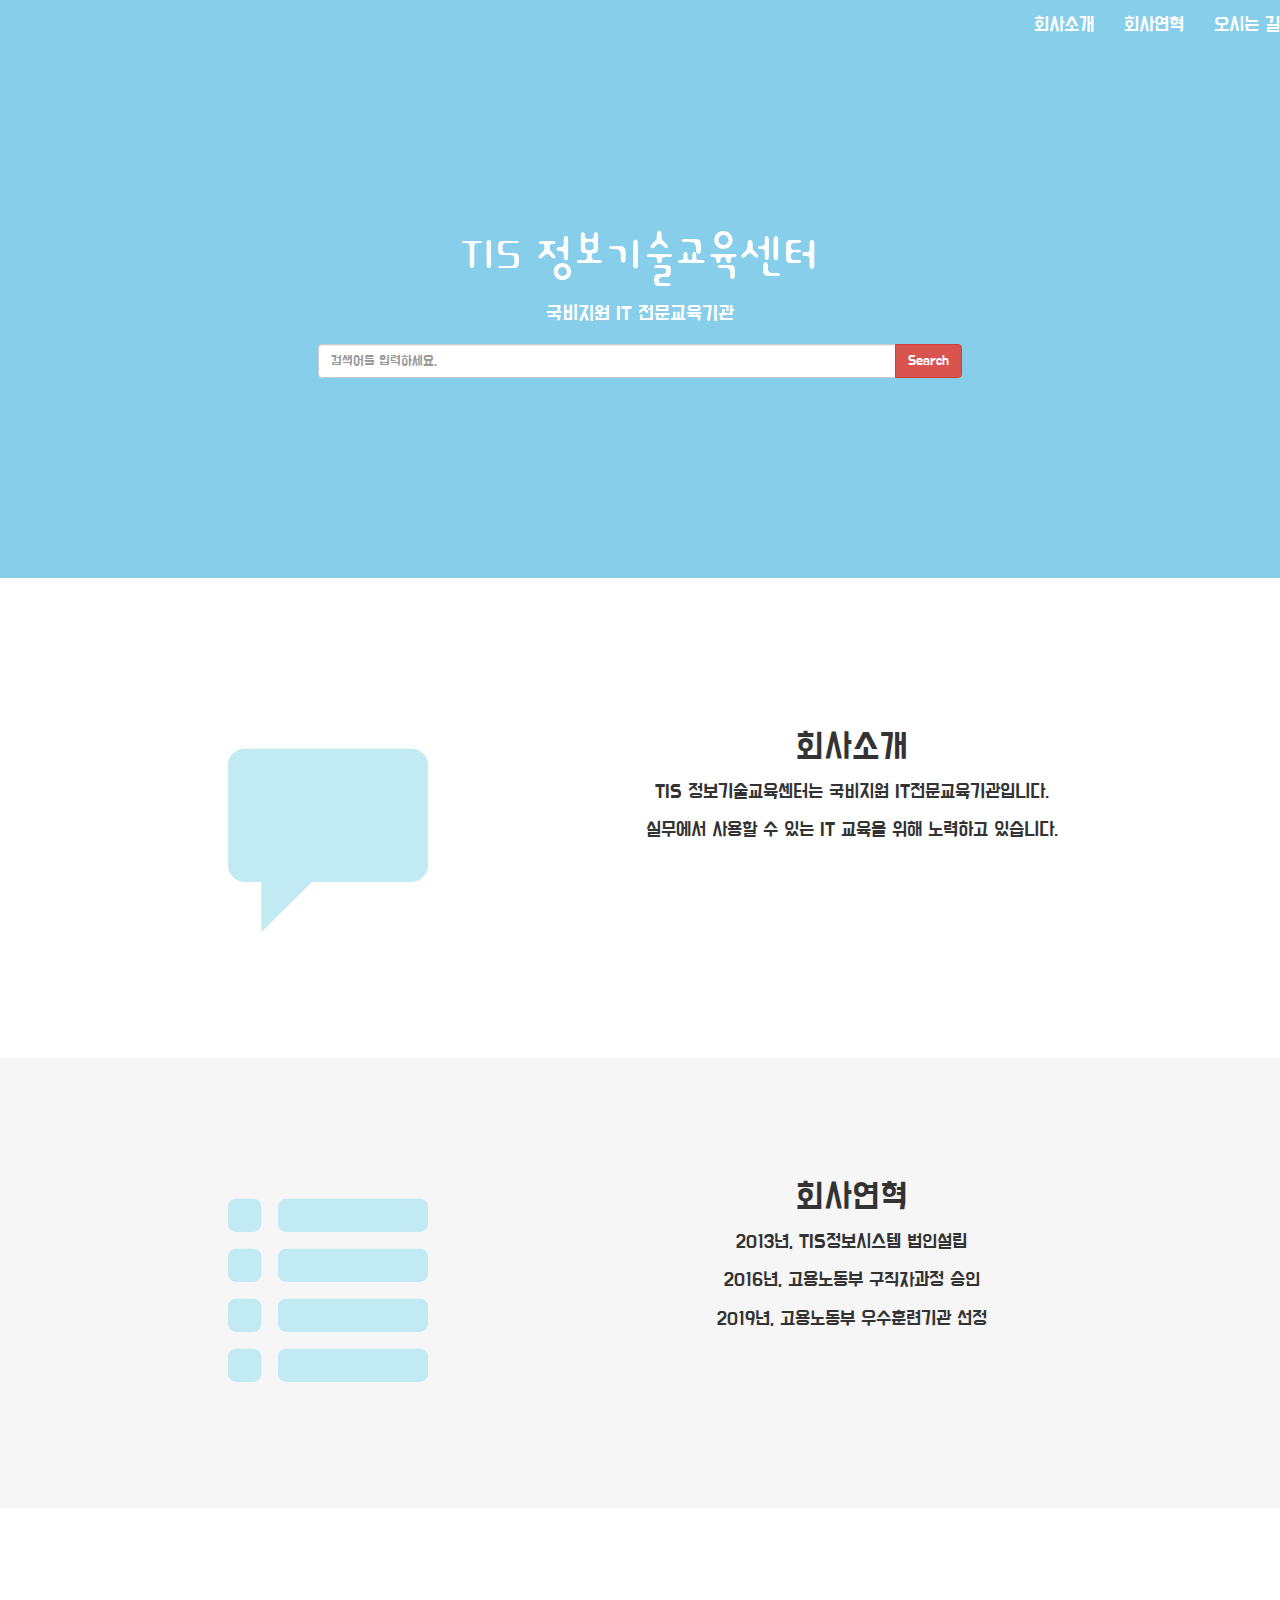
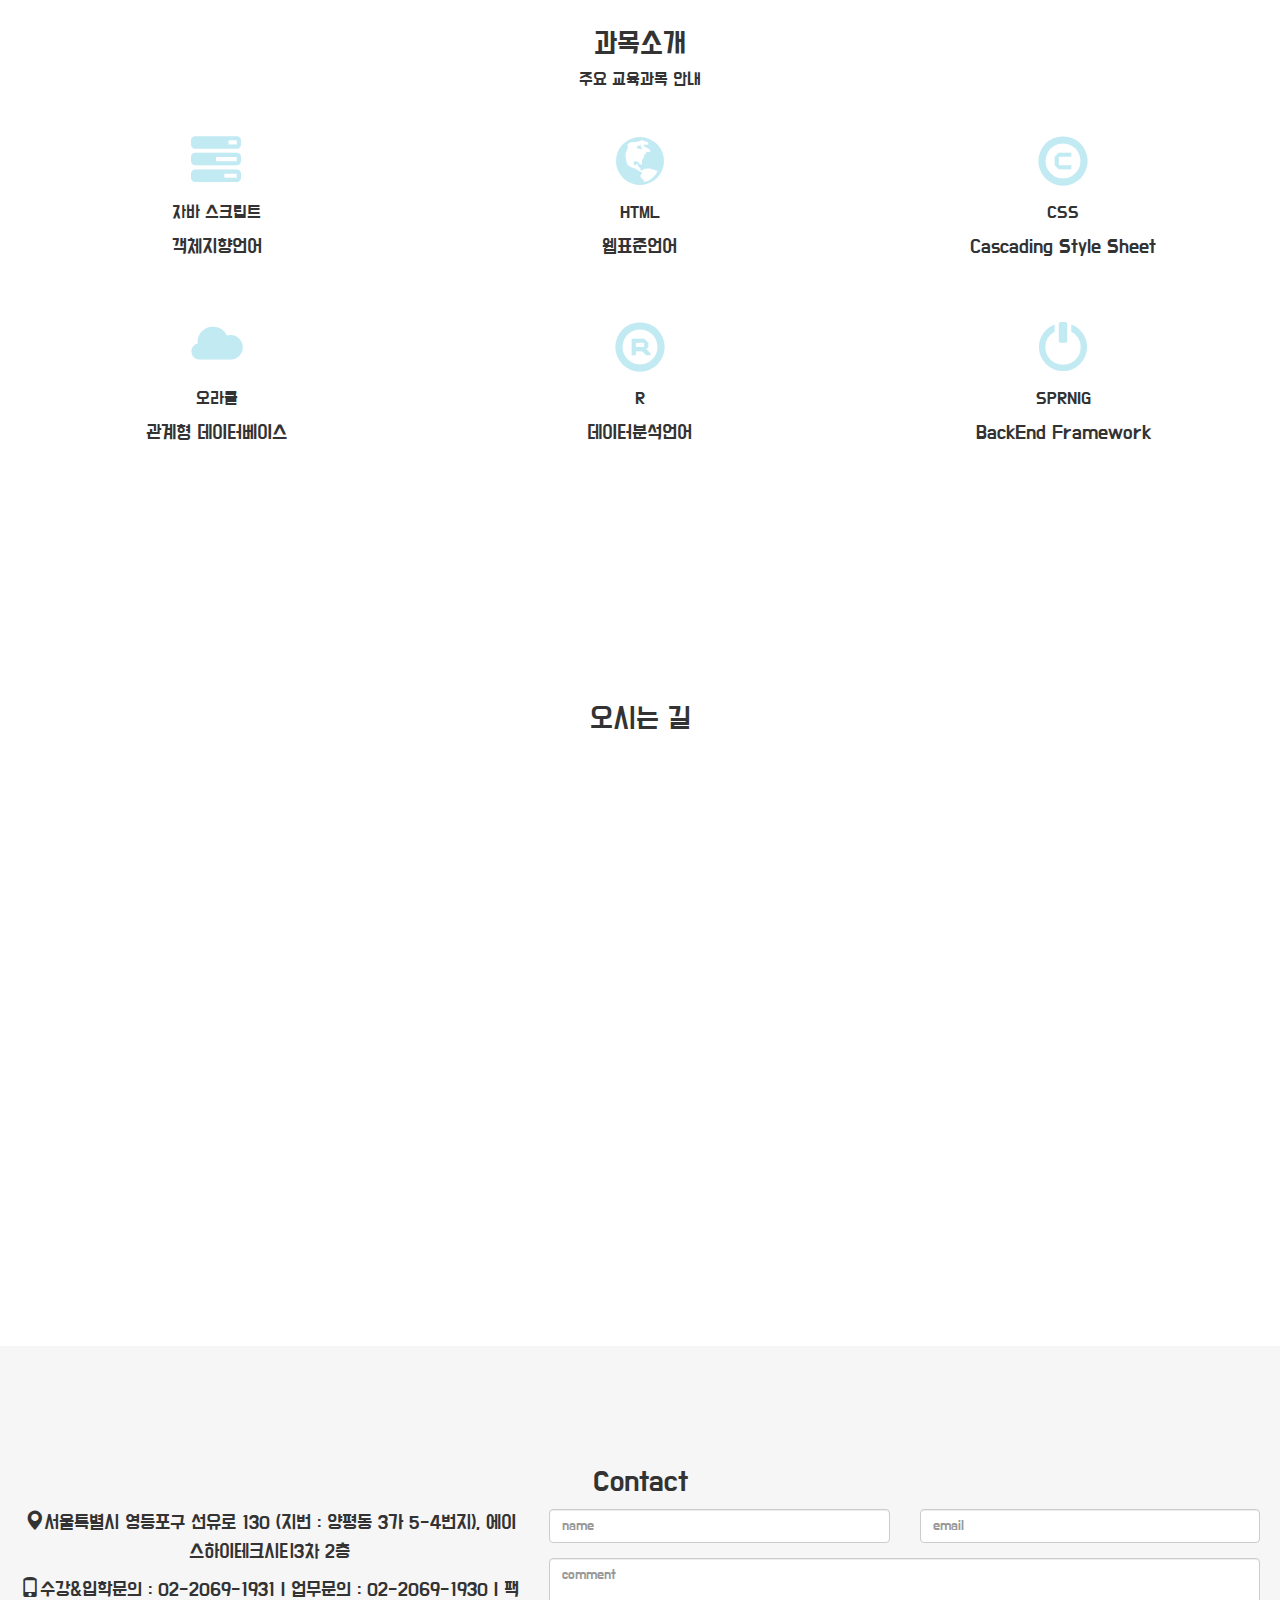
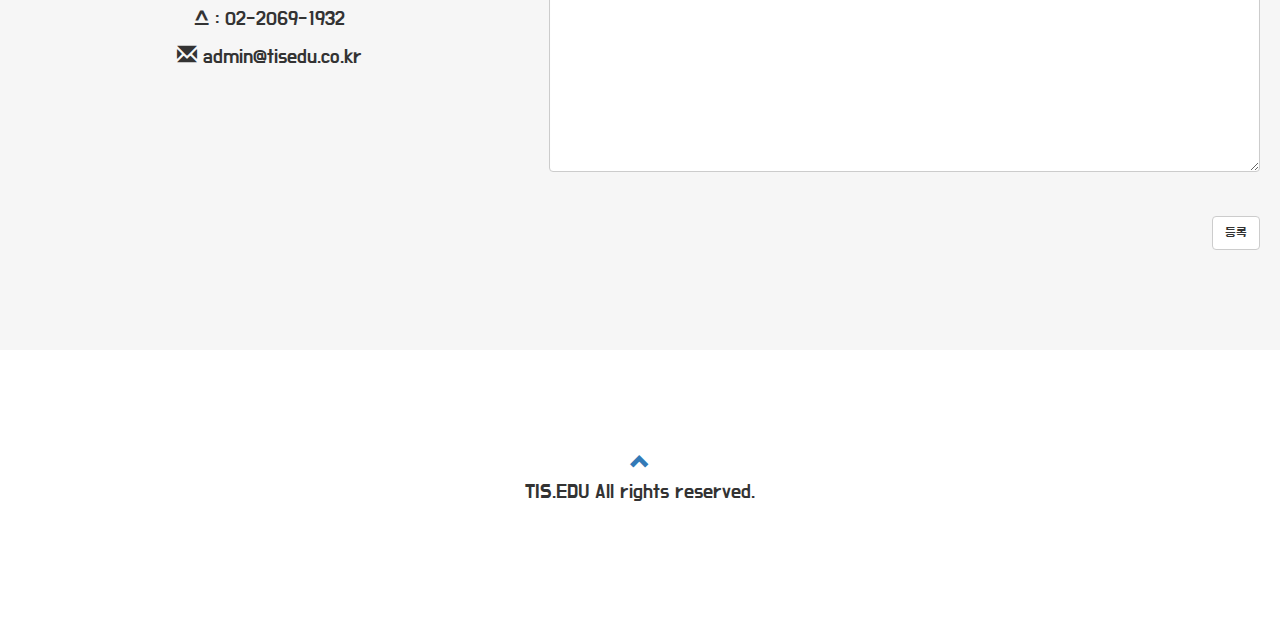
<file: Project/company/index.html>
<!DOCTYPE html>
<html lang="en">
<head>
    <title>Bootstrap Theme Company</title>
    <meta charset="utf-8">
    <meta name="viewport" content="width=device-width, initial-scale=1">
    <link rel="stylesheet" href="https://maxcdn.bootstrapcdn.com/bootstrap/3.4.1/css/bootstrap.min.css">
    <script src="https://ajax.googleapis.com/ajax/libs/jquery/3.5.1/jquery.min.js"></script>
    <script src="https://maxcdn.bootstrapcdn.com/bootstrap/3.4.1/js/bootstrap.min.js"></script>
    <link rel="preconnect" href="https://fonts.gstatic.com"> 
    <link href="https://fonts.googleapis.com/css2?family=Do+Hyeon&display=swap" rel="stylesheet">   
    <link href="https://fonts.googleapis.com/css2?family=Black+Han+Sans&display=swap" rel="stylesheet"> 
    <link href="https://fonts.googleapis.com/css2?family=Nanum+Pen+Script&display=swap" rel="stylesheet">
    <link href="https://fonts.googleapis.com/css2?family=Gamja+Flower&family=Nanum+Pen+Script&display=swap" rel="stylesheet"> 
    <link href="https://fonts.googleapis.com/css2?family=Cute+Font&display=swap" rel="stylesheet"> 
 

    <style>

        * {
            font-family: "Do Hyeon", sans-serif; 
            font-size: 20px;
        }


        body {
            position: relative; 
        }

        .navbar {
            background-color:skyblue;
            border : none;
            color : white !important;
        }

        .navbar a {
            color : white !important;
        }

        .jumbotron {
            background-color: skyblue;
            color: white;
            padding: 200px 50px;
        }
        .bg-grey {
            background-color: #f6f6f6;
        }
        .container-fluid {
            padding: 100px 20px;
            text-align: center;
        }       
        .logo {
            float : right;
            color : #C2EAF3;
            font-size : 200px;
        }
        .logo-small {
            color :#C2EAF3;
            font-size : 50px;
        }
        @media screen and (max-width:768px) {
            .col-sm-4{
                text-align: Center;
                padding : 25px 0;
            }
        }
        .col-sm-4{
            padding: 25px 0;
        }

        #title {
            font-family: 'Cute Font', cursive;
            font-size: 20px;

        }
 /*       #about {padding-top:50px;height:500px;color: #C2EAF3; background-color: #004771;
            font-family: "Do Hyeon", sans-serif;
            font-size: 20px;}
        #history {padding-top:50px;height:500px;color: #C2EAF3; background-color: #B9BBBB;
            font-family: 'Black Han Sans', sans-serif;
            font-size: 20px;
        }
        #services {padding-top:50px;height:500px;color: #C2EAF3; background-color: #AABACC;
            font-family: 'Nanum Pen Script', cursive;
            font-size: 20px;

        }
        #contact {padding-top:50px;height:500px;color: #C2EAF3; background-color: #6F7985;
            font-family: 'Gamja Flower', cursive;
            font-size: 20px;
            }
    */    

    </style>

</head>
<body class="myPage" data-spy="scroll" data-target=".navbar" data-offset="50">

    <!-- Navigation --------------------------------------------------------------------------------------------------->
    <nav class="navbar navbar-default navbar-fixed-top">
        <div class="collapse navbar-collapse" id="myNavbar">
            <ul class="nav navbar-nav navbar-right">        
                <li><a href="#about" data-toggle="collapse" data-target=".navbar-collapse.in">회사소개</a></li>
                <li><a href="#history" data-toggle="collapse" data-target=".navbar-collapse.in">회사연혁</a></li>
                <li><a href="#map" data-toggle="collapse" data-target=".navbar-collapse.in">오시는 길</a></li>
            </ul>
        </div>    
    </nav>
    <!-- Navigation-->

    <!--타이틀---------------------------------------------------------------------------------------------------------->
    <div id= "title" class="jumbotron text-center">
        <h1>TIS 정보기술교육센터</h1> 
        <p>국비지원 IT 전문교육기관</p> 
        <form class="form-inline" action="search.jsp">
            <div class="input-group">
              <input type="text" class="form-control" size="50" placeholder="검색어를 입력하세요." required>
                <div class="input-group-btn">
                     <button type="button" class="btn btn-danger">Search</button>
                </div>
            </div>
      </form>
    </div>
    <!--타이틀-->


    <!--회사소개------------------------------------------------------------------------------------------------------->
    <div id="about" class="container-fluid">
        <ul class="nav navbar-nav">
        </ul>
         <div class="row">

            <div class ="col-sm-8"  style="float:right">
                <h1> 회사소개 </h1>
                <p>TIS 정보기술교육센터는 국비지원 IT전문교육기관입니다.</p>
                <p>실무에서 사용할 수 있는 IT 교육을 위해 노력하고 있습니다.</p>        
            </div>      

            <div class ="col-sm-4">
                <span class="glyphicon glyphicon-comment logo"></span>
            </div>         
         </div>
    </div>
    <!--회사소개-->

    <!--회사연혁------------------------------------------------------------------------------------------------------->
    <div id = "history" class="container-fluid bg-grey">
        <div class="row">
            
            <div class="col-sm-8"  style="float:right">
                <h1> 회사연혁 </h1>
                <p>2013년, TIS정보시스템 법인설립</p>
                <p>2016년, 고용노동부 구직자과정 승인</p>
                <p>2019년, 고용노동부 우수훈련기관 선정</p>
            </div>
            
            <div class="col-sm-4">
                <span class="glyphicon glyphicon-list logo"></span>
            </div>
        </div>
    </div>
    <!--회사연혁-->

    <!--과목소개 ----------------------------------------------------------------------------------------------------->
    <div id = "services" class="container-fluid text-center">
        <h2>과목소개</h2>
        <h4>주요 교육과목 안내</h4>
        <div class = "row" style="padding-top : 10px">
            <div class="col-sm-4">
                <span class="glyphicon glyphicon-tasks logo-small" ></span> 
                <h4>자바 스크립트</h4>
                <p>객체지향언어</p>
            </div>
            <div class="col-sm-4">
                <span class="glyphicon glyphicon-globe logo-small"></span>
                <h4>HTML</h4>
                <p>웹표준언어</p>
            </div>
            <div class="col-sm-4">
                <span class="glyphicon glyphicon-copyright-mark logo-small"></span>
                <h4>CSS</h4>
                <p>Cascading Style Sheet</p>
            </div>
            <div class="col-sm-4">
                <span class="glyphicon glyphicon-cloud logo-small"></span>
                <h4>오라클</h4>
                <p>관계형 데이터베이스</p>
            </div>
            <div class="col-sm-4">
                <span class=" 
                glyphicon glyphicon-registration-mark logo-small"></span>
                <h4>R</h4>
                <p>데이터분석언어</p>
            </div>
            <div class="col-sm-4">
                <span class="glyphicon glyphicon-off logo-small"></span>
                <h4>SPRNIG</h4>
                <p>BackEnd Framework</p>
            </div>
        </div>
    </div>
    <!--과목소개-->

    <!-- 카카오맵 ----------------------------------------------->

    <div id="map" class="container-fluid text-center">
        <h2 >오시는 길</h2>
        <div id="kakaomap" style="width: 100%;height: 500px;"></div>
        <script type="text/javascript" src="//dapi.kakao.com/v2/maps/sdk.js?appkey=54d1035185160ad762b5b92381521bfb"></script>
        <script> 
            
                var mapContainer = document.getElementById('kakaomap'), // 지도를 표시할 div 
                mapOption = { 
                        center: new daum.maps.LatLng(37.52523076966816, 126.89135601341609), // 지도의 중심좌표
                        level: 3 // 지도의 확대 레벨
                    };

                var map = new daum.maps.Map(mapContainer, mapOption); // 지도를 생성합니다

                // 마커가 표시될 위치입니다 
                var markerPosition  = new daum.maps.LatLng(37.52523076966816, 126.89135601341609); 

                // 마커를 생성합니다
                var marker = new daum.maps.Marker({
                    position: markerPosition
                });

                // 마커가 지도 위에 표시되도록 설정합니다
                marker.setMap(map);
        </script>
    </div>
    <!-- 카카오맵.끝.-->

    <!--Contact------------------------------------------------------------------------------->
    <div id = "contact" class = "container-fluid bg-grey">
        <h2 class="text-center">Contact</h2>
        <div class="row">
            <div class="col-sm-5">
                <p><span class="glyphicon glyphicon-map-marker"></span>서울특별시 영등포구 선유로 130 (지번 : 양평동 3가 5-4번지), 에이스하이테크시티3차 2층</p>
                <p><span class="glyphicon glyphicon-phone"></span>수강&입학문의 : 02-2069-1931 | 업무문의 : 02-2069-1930 | 팩스 : 02-2069-1932</p>
                <p><span class="glyphicon glyphicon-envelope"></span> admin@tisedu.co.kr</p>
            </div>
            <div class="col-sm-7">
                <div class = "row">
                    <div class="col-sm-6">
                        <input type="text" name="name" placeholder="name" class="form-control form-group">
                    </div>
                    <div class="col-sm-6">
                        <input type="text" name="email" placeholder="email" class="form-control form-group">
                    </div>
                </div>
                
                <textarea rows="10" name="comment" placeholder="comment" class="form-control form-group"></textarea><br>

                <div class="row">
                    <div class="col-sm-12">
                        <input type="submit" value="등록" class="btn btn-default pull-right">
                    </div>
                </div>
            </div>
        </div>

    </div>
    <!--Contact-->

    <!--footer----------------------------------------------------------------------------->

    <footer class="container-fluid text-center">
        <a href="#myPage" title="To Top">
          <span class="glyphicon glyphicon-chevron-up"></span>
        </a>
        <p>TIS.EDU All rights reserved.</p>
      </footer>

    <!--footer-->

    <!--smooth scroll ---------------------------------------------------------------------->

    <script>
        $(document).ready(function(){
          // Add smooth scrolling to all links in navbar + footer link
          $(".navbar a, footer a[href='#myPage']").on('click', function(event) {
        
           // Make sure this.hash has a value before overriding default behavior
          if (this.hash !== "") {
        
            // Prevent default anchor click behavior
            event.preventDefault();
        
            // Store hash
            var hash = this.hash;
        
            // Using jQuery's animate() method to add smooth page scroll
            // The optional number (900) specifies the number of milliseconds it takes to scroll to the specified area
            $('html, body').animate({
              scrollTop: $(hash).offset().top
            }, 900, function(){
        
              // Add hash (#) to URL when done scrolling (default click behavior)
              window.location.hash = hash;
              });
            } // End if
          });
        })
        </script>

    <!--smooth scroll-->


</body>
</html>
</file>
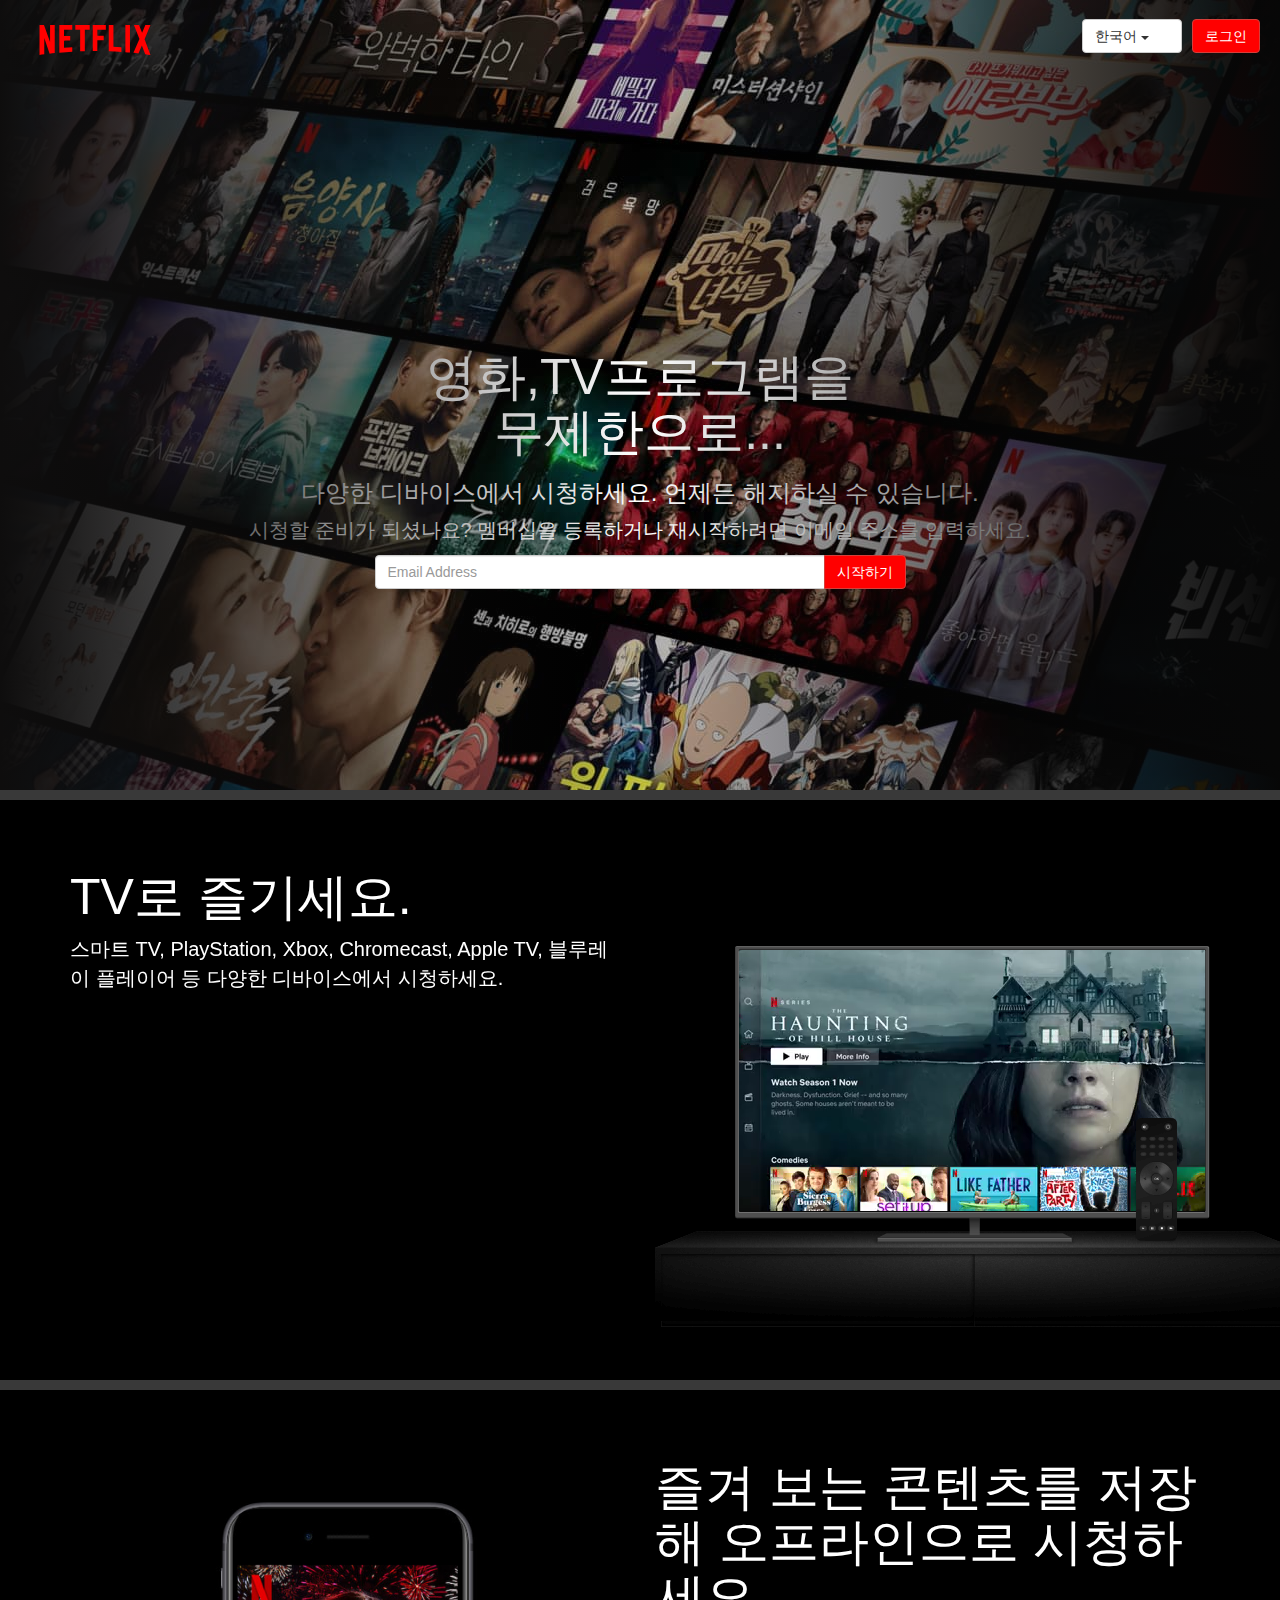
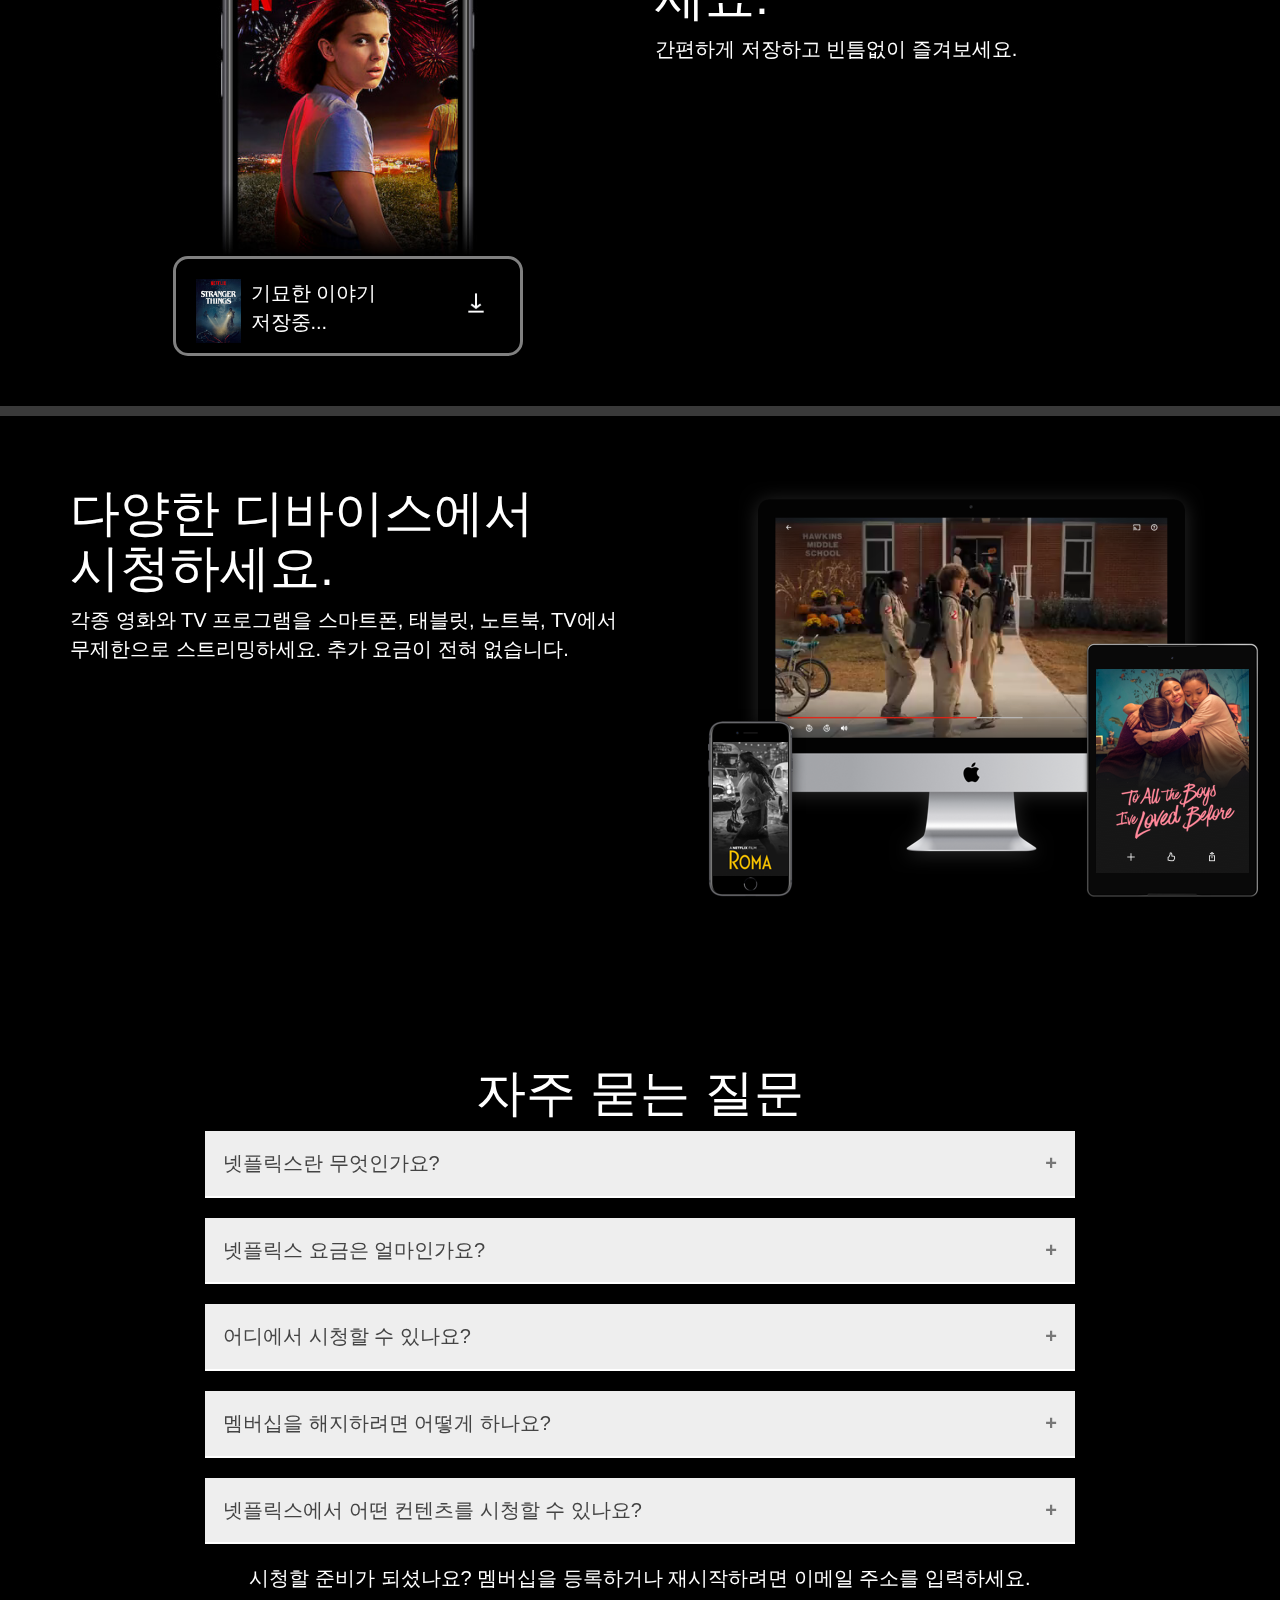
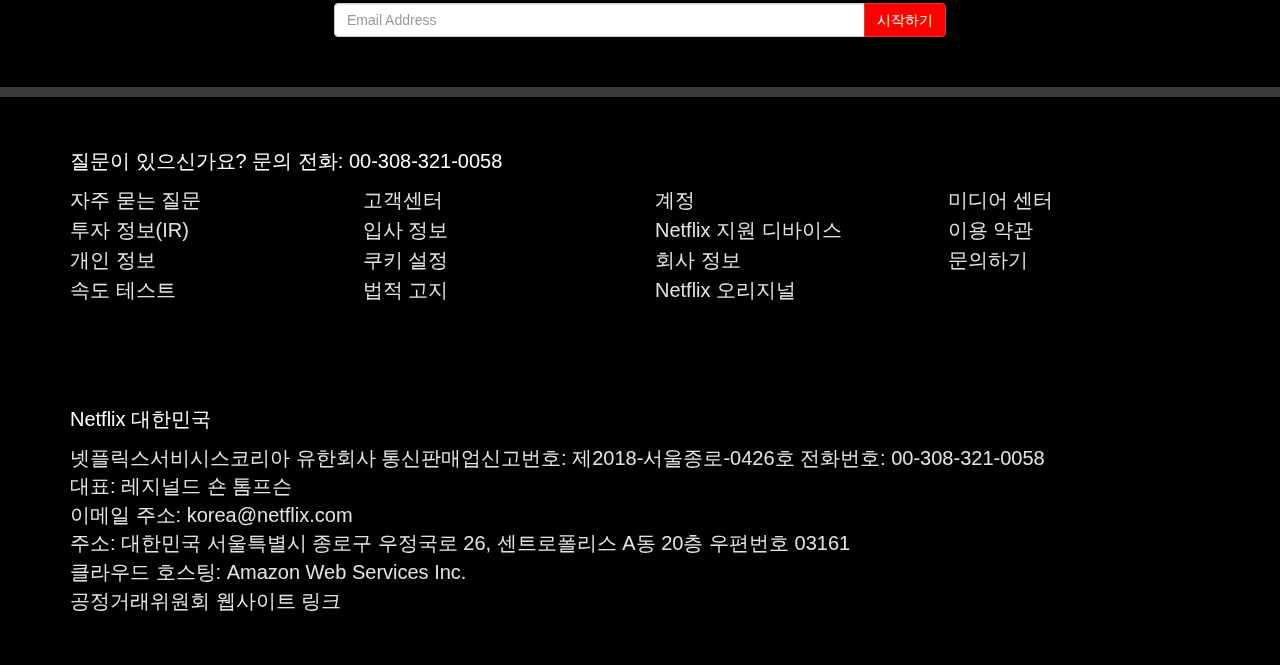
<file: Project/netflix/index.html>
<!DOCTYPE html>
<html lang="en">
<head>
    <meta charset="UTF-8">
    <meta http-equiv="X-UA-Compatible" content="IE=edge">
    <meta name="viewport" content="width=device-width, initial-scale=1.0">
    <title>Netflix</title>
    <!-- 부트스트렙에서 사용하는 css                                                             min은 용량을 줄이기 위해서 사용 ---------------------------->
    <link rel="stylesheet" href="https://maxcdn.bootstrapcdn.com/bootstrap/3.4.1/css/bootstrap.min.css">
    <!-- 부트스트렙에서 사용하는 jQuary -->
    <script src="https://ajax.googleapis.com/ajax/libs/jquery/3.5.1/jquery.min.js"></script>
    <!-- 부트스트렙에서 사용하는 javascript -->
    <script src="https://maxcdn.bootstrapcdn.com/bootstrap/3.4.1/js/bootstrap.min.js"></script>
    <!-- font awesome -->
    <link rel="stylesheet" href="https://use.fontawesome.com/releases/v5.7.0/css/all.css" integrity="sha384-lZN37f5QGtY3VHgisS14W3ExzMWZxybE1SJSEsQp9S+oqd12jhcu+A56Ebc1zFSJ" crossorigin="anonymous">
    <style>
        body{background-color: black;}   
        .container-fluid{color:white;padding: 50px 0;font-size: 20px;}
        .container-fluid h1{font-size:50px;}  
        .border-bottom{border-bottom: 10px solid rgb(57, 57, 57);}    
        nav{
            width: 100%;
            height: 70px;
            background-color: rgba(255,255,255,0);
            position: absolute;
            top:0;
            left:0;
            z-index: 9999;
            line-height: 70px;           
        }
        .btn-danger{background-color: red;}
        #netflix-logo     {fill:red !important;}
        #title{
            position: relative;
            background-image: url("img/title.jpg");
            width: 100%;height: 800px; 
                           
        }
        
        #img-filter{
            width:100%;
            height: 100%;
            position: absolute;
            top:0;
            bottom:0;
            background-image: linear-gradient(to right,rgba(14, 13, 13, 1),rgba(32, 32, 32, 0),rgba(7, 7, 7, 1));
          
        }   
        .title-box{ 
            margin-top: 300px !important;
            left:0;
            top: 300px !important;  
            color: rgba(255,255,255,1) !important;    
        }     
        .tv-box{
            width:640px;
            height: 480px;
            overflow: hidden;
            position: relative;
        }
        #video-box{
            position: absolute;
            left:50%;
            top:48%;
            transform: translate(-50%,-50%);
            z-index: -9999;            
        }
        #video-box2{
            position: absolute;            
            left:45%;
            top:35%;
            transform: translate(-50%,-50%);
            z-index: -9999;            
        }
        #video-box2 video{
            width:115%;
            height: 120%;
        }

        /* 컨텐츠 박스 이미지 */
        #contents-box img{
            width: 100%;
        }
        
        #gif-box{
            border:3px solid gray;
            border-radius: 15px;
            width: 350px;
            height: 100px;
            padding:20px; 
            margin: auto;
        }
        #gif-box img{
            width:45px;
            height:64px;
            float: left;
            margin-right: 10px;
        }        
        #gif-box::after{
            background-image: url("img/download-icon.gif");
            content: "";
            display: inline-block;
            background-size: 100%;
            width:48px;
            height: 60px;
            float: right;
        }
       

        .accordion {
            background-color: #eee;
            color: #444;
            cursor: pointer;
            padding: 18px;
            width: 100%;
            border: none;
            text-align: left;
            outline: none;
            font-size: 20px;
            transition: 0.4s;
        }

        .active, .accordion:hover {
            background-color: #ccc;
        }

        .accordion:after {
            content: '\002B';
            color: #777;
            font-weight: bold;
            float: right;
            margin-left: 5px;
        }

        .active:after {
            content: "\2212";
        }

        .panel {
            padding: 0 18px;
            background-color: white;
            max-height: 0;
            overflow: hidden;
            transition: max-height 0.2s ease-out;
        }
        #qna .container{ width:900px !important;}
        #qna .panel{
            border-radius: 0;  
            color:rgb(78, 77, 77) !important;  
            font-size: 25px;            
        }
        
        #sitemap .col-sm-3{
            line-height: 30px;
        }
        @media screen and (max-width:768px) {
            .container-fluid{
                text-align: center !important;
            }

            #sitemap, #footer{
                text-align: left !important;
            }
            #title form{
                width:300px;
                margin: auto;
            }
            #qna .container{ width:90% !important;}
        }
    </style>
</head>
<body>
    <!-- 네비게이션 ----------------------------------------------------------------------------------------------->
    <nav>        
        <div style="position:absolute;left:20px;top:15px !important;">                
          <a href="#">
              <svg width="150" height="30" viewBox="0 0 111 30"><g id="netflix-logo"><path d="M105.06233,14.2806261 L110.999156,30 C109.249227,29.7497422 107.500234,29.4366857 105.718437,29.1554972 L102.374168,20.4686475 L98.9371075,28.4375293 C97.2499766,28.1563408 95.5928391,28.061674 93.9057081,27.8432843 L99.9372012,14.0931671 L94.4680851,-5.68434189e-14 L99.5313525,-5.68434189e-14 L102.593495,7.87421502 L105.874965,-5.68434189e-14 L110.999156,-5.68434189e-14 L105.06233,14.2806261 Z M90.4686475,-5.68434189e-14 L85.8749649,-5.68434189e-14 L85.8749649,27.2499766 C87.3746368,27.3437061 88.9371075,27.4055675 90.4686475,27.5930265 L90.4686475,-5.68434189e-14 Z M81.9055207,26.93692 C77.7186241,26.6557316 73.5307901,26.4064111 69.250164,26.3117443 L69.250164,-5.68434189e-14 L73.9366389,-5.68434189e-14 L73.9366389,21.8745899 C76.6248008,21.9373887 79.3120255,22.1557784 81.9055207,22.2804387 L81.9055207,26.93692 Z M64.2496954,10.6561065 L64.2496954,15.3435186 L57.8442216,15.3435186 L57.8442216,25.9996251 L53.2186709,25.9996251 L53.2186709,-5.68434189e-14 L66.3436123,-5.68434189e-14 L66.3436123,4.68741213 L57.8442216,4.68741213 L57.8442216,10.6561065 L64.2496954,10.6561065 Z M45.3435186,4.68741213 L45.3435186,26.2498828 C43.7810479,26.2498828 42.1876465,26.2498828 40.6561065,26.3117443 L40.6561065,4.68741213 L35.8121661,4.68741213 L35.8121661,-5.68434189e-14 L50.2183897,-5.68434189e-14 L50.2183897,4.68741213 L45.3435186,4.68741213 Z M30.749836,15.5928391 C28.687787,15.5928391 26.2498828,15.5928391 24.4999531,15.6875059 L24.4999531,22.6562939 C27.2499766,22.4678976 30,22.2495079 32.7809542,22.1557784 L32.7809542,26.6557316 L19.812541,27.6876933 L19.812541,-5.68434189e-14 L32.7809542,-5.68434189e-14 L32.7809542,4.68741213 L24.4999531,4.68741213 L24.4999531,10.9991564 C26.3126816,10.9991564 29.0936358,10.9054269 30.749836,10.9054269 L30.749836,15.5928391 Z M4.78114163,12.9684132 L4.78114163,29.3429562 C3.09401069,29.5313525 1.59340144,29.7497422 0,30 L0,-5.68434189e-14 L4.4690224,-5.68434189e-14 L10.562377,17.0315868 L10.562377,-5.68434189e-14 L15.2497891,-5.68434189e-14 L15.2497891,28.061674 C13.5935889,28.3437998 11.906458,28.4375293 10.1246602,28.6868498 L4.78114163,12.9684132 Z" id="Fill-14"></path></g></svg>
          </a>
        </div>
        <div style="position:absolute;right:20px;top:0;">            
              <div class="dropdown" style="float:left;margin-right: 10px;">
                  <button class="btn btn-default dropdown-toggle" style="width:100px;text-align: left;" type="button" data-toggle="dropdown">
                      <i class="fas fa-globe"></i>
                      한국어                        
                      <span class="caret"></span></button>
                  <ul class="dropdown-menu" style="min-width:100px !important;top:50px;">
                    <li><a href="#">한국어</a></li>
                    <li><a href="#">영어</a></li>                      
                  </ul>
              </div>
              <a href="#" class="btn btn-danger">로그인</a>                
        </div>
      
  </nav>
    <!-- 네비게이션 -->
    <!-- title ------------------------------------------------------------------------------------------------------>
    <div id="title" class="container-fluid text-center border-bottom">
        <div id="img-filter"></div>
        <div class="title-box">   
            <h1>영화,TV프로그램을<br>무제한으로...</h1>
            <h3>다양한 디바이스에서 시청하세요. 언제든 해지하실 수 있습니다.</h3>
            <p>시청할 준비가 되셨나요? 멤버십을 등록하거나 재시작하려면 이메일 주소를 입력하세요.</p>
            <form class="form-inline">
                <div class="input-group">
                  <input type="email" class="form-control" size="50" placeholder="Email Address" required>
                  <div class="input-group-btn">
                    <button type="button" class="btn btn-danger">시작하기</button>
                  </div>
                </div>
            </form>            
        </div>
                
    </div>
    <!-- title -->
    <!-- tv로 즐기세요 ------------------------------------------------------------------------------------------------>
    <div id="tv" class="container-fluid border-bottom">
        <div class="container">
            <div class="row">
                <div class="col-sm-6">
                    <h1>TV로 즐기세요.</h1>
                    스마트 TV, PlayStation, Xbox, Chromecast, Apple TV, 블루레이 플레이어 등 다양한 디바이스에서 시청하세요.
                </div>
                <div class="col-sm-6">
                    <div class="tv-box">                        
                        <img src="img/tv.png" alt="tv-box">
                        <div id="video-box">
                            <video loop autoplay muted>
                                <source src="img/video-tv.m4v" type="video/mp4">
                            </video>
                        </div>
                    </div>
                </div>
            </div>
        </div>
    </div>
    <!-- tv로 즐기세요 -->
    <!-- 오프라인으로 시청하세요 ------------------------------------------------------------------------------------------------>
    <div id="contents" class="container-fluid border-bottom">
        <div class="container">    
            <div class="row">
                <div class="col-sm-6" style="float: right !important;" >
                    <h1>즐겨 보는 콘텐츠를 저장해 오프라인으로 시청하세요.</h1>
                    간편하게 저장하고 빈틈없이 즐겨보세요.
                </div>
                <div class="col-sm-6" style="float: right;">
                    <div id="contents-box">
                        <img src="img/pic01.jpg" alt="contents-box" >
                        <div id="gif-box" >
                            <img  src="img/pic02.png" alt="기묘한이야기">                            
                            <div style="float: left;">
                                기묘한 이야기<br>
                                저장중...
                            </div>  
                            
                        </div>
                    </div>
                </div>  
            </div>
        </div>
    </div>
    <!-- 오프라인으로 시청하세요 -->
    <!-- 디바이스에서 신청하세요 ------------------------------------------------------------------------------------------------>
    <div id="device" class="container-fluid">
        <div class="container">
            <div class="row">
                <div class="col-sm-6">
                    <h1>다양한 디바이스에서<br> 시청하세요.</h1>
                    <p>각종 영화와 TV 프로그램을 스마트폰, 태블릿, 노트북, TV에서 무제한으로 스트리밍하세요. 추가 요금이 전혀 없습니다.</p>
                </div>
                <div class="col-sm-6">
                    <div class="tv-box">
                        <img src="img/imac.png" alt="아이맥">
                        <div id="video-box2">
                            <video loop autoplay muted>
                                <source src="img/video-imac.m4v" type="video/mp4">
                            </video>
                        </div>
                    </div>
                    
                </div>
            </div>
        </div>
    </div>
    <!-- 디바이스에서 신청하세요 -->
    <!-- 자주 묻는 질문 --------------------------------------------------------------------------------->
    <div id="qna" class="container-fluid border-bottom text-center">
        <div class="container">
            <h1>자주 묻는 질문</h1>
            
            <button class="accordion">넷플릭스란 무엇인가요?</button>
            <div class="panel">
                <p>넷플릭스는 각종 수상 경력에 빛나는 TV 프로그램, 영화, 애니메이션, 다큐멘터리 등 다양한 콘텐츠를 인터넷 연결이 가능한 수천 종의 디바이스에서 시청할 수 있는 스트리밍 서비스입니다.</p>

                <p>저렴한 월 요금으로 일체의 광고 없이 원하는 시간에 원하는 만큼 즐길 수 있습니다. 무궁무진한 콘텐츠가 준비되어 있으며 매주 새로운 TV 프로그램과 영화가 제공됩니다.</p>
            </div>

            <button class="accordion">넷플릭스 요금은 얼마인가요?</button>
            <div class="panel">
            <p>스마트폰, 태블릿, 스마트 TV, 노트북, 스트리밍 디바이스 등 다양한 디바이스에서 월정액 요금 하나로 넷플릭스를 시청하세요. 멤버십 요금은 월 9,500원부터 14,500원까지 다양합니다. 추가 비용이나 약정이 없습니다.</p>
            </div>

            <button class="accordion">어디에서 시청할 수 있나요?</button>
            <div class="panel">
            <p>다양한 디바이스에서 언제 어디서나 시청할 수 있습니다. 넷플릭스 계정으로 로그인하면 PC에서 netflix.com을 통해 바로 시청할 수 있으며, 인터넷이 연결되어 있고 넷플릭스 앱을 지원하는 디바이스(스마트 TV, 스마트폰, 태블릿, 스트리밍 미디어 플레이어, 게임 콘솔 등)에서도 언제든지 시청할 수 있습니다.

                iOS, Android, Windows 10용 앱에서는 좋아하는 프로그램을 저장할 수도 있습니다. 저장 기능을 이용해 이동 중이나 인터넷에 연결할 수 없는 곳에서도 시청하세요. 넷플릭스는 어디서든 함께니까요.</p>
            </div>

            <button class="accordion">멤버십을 해지하려면 어떻게 하나요?</button>
            <div class="panel">
                <p>넷플릭스는 부담 없이 간편합니다. 성가신 계약도, 약정도 없으니까요. 멤버십 해지도 온라인에서 클릭 두 번이면 완료할 수 있습니다. 해지 수수료도 없으니 원할 때 언제든 계정을 시작하거나 종료하세요.</p>
            </div>

            <button class="accordion">넷플릭스에서 어떤 컨텐츠를 시청할 수 있나요?</button>
            <div class="panel">
                <p>넷플릭스는 장편 영화, 다큐멘터리, TV 프로그램, 애니메이션, 각종 상을 수상한 넷플릭스 오리지널 등 수많은 콘텐츠를 확보하고 있습니다. 마음에 드는 콘텐츠를 원하는 시간에 원하는 만큼 시청하세요.</p>
            </div>

            <script>
            var acc = document.getElementsByClassName("accordion");
            var i;

            for (i = 0; i < acc.length; i++) {
            acc[i].addEventListener("click", function() {
                this.classList.toggle("active");
                var panel = this.nextElementSibling;
                if (panel.style.maxHeight) {
                panel.style.maxHeight = null;
                } else {
                panel.style.maxHeight = panel.scrollHeight + "px";
                } 
            });
            }
            </script>
        <div class="col-sm-12">
        <p>시청할 준비가 되셨나요? 멤버십을 등록하거나 재시작하려면 이메일 주소를 입력하세요.</p>
                <form class="form-inline">
                    <div class="input-group">
                        <input type="email" class="form-control" size="60" placeholder="Email Address" required>
                        <div class="input-group-btn">
                            <button type="button" class="btn btn-danger">시작하기</button>
                        </div>
                    </div>
                </form>
            </div>
        </div>
    </div>
        </div>
    </div>
    <!-- 자주 묻는 질문 -->
    <!-- 질문이 있으신가요? ---------------------------------------------------------------------------------------------------------------------------------------------->
    <div id="sitemap" class="container-fluid">
        <div class="container">
            <p>질문이 있으신가요? 문의 전화: 00-308-321-0058</p>
            <div class="row" style="color: rgba(255, 255, 255, 0.89);">
                <div class="col-sm-3">
                    자주 묻는 질문<br>
                    투자 정보(IR)<br>
                    개인 정보<br>
                    속도 테스트<br>
                </div>
                <div class="col-sm-3">
                    고객센터<br>
                    입사 정보<br>
                    쿠키 설정<br>
                    법적 고지<br>
                </div>
                <div class="col-sm-3">
                    계정<br>
                    Netflix 지원 디바이스<br>
                    회사 정보<br>
                    Netflix 오리지널<br>
                </div>
                <div class="col-sm-3">
                    미디어 센터<br>
                    이용 약관<br>
                    문의하기<br>
                </div>
            </div>
        </div>
    </div>
    <!-- 질문이 있으신가요? -->
    <!-- footer ------------------------------------------------------------------------------------------------------------------------------------------------------->
    <div id="footer" class="container-fluid">
        <div class="container">
            <p>Netflix 대한민국</p>
            <div style="color: rgba(255, 255, 255, 0.89);">
                넷플릭스서비시스코리아 유한회사 통신판매업신고번호: 제2018-서울종로-0426호 전화번호: 00-308-321-0058 <br>
                대표: 레지널드 숀 톰프슨 <br>
                이메일 주소: korea@netflix.com <br>
                주소: 대한민국 서울특별시 종로구 우정국로 26, 센트로폴리스 A동 20층 우편번호 03161 <br>
                클라우드 호스팅: Amazon Web Services Inc. <br>
                공정거래위원회 웹사이트 링크 <br>
            </div>
        </div>
    </div>
    <!-- footer -->
</body>
</html>
</file>
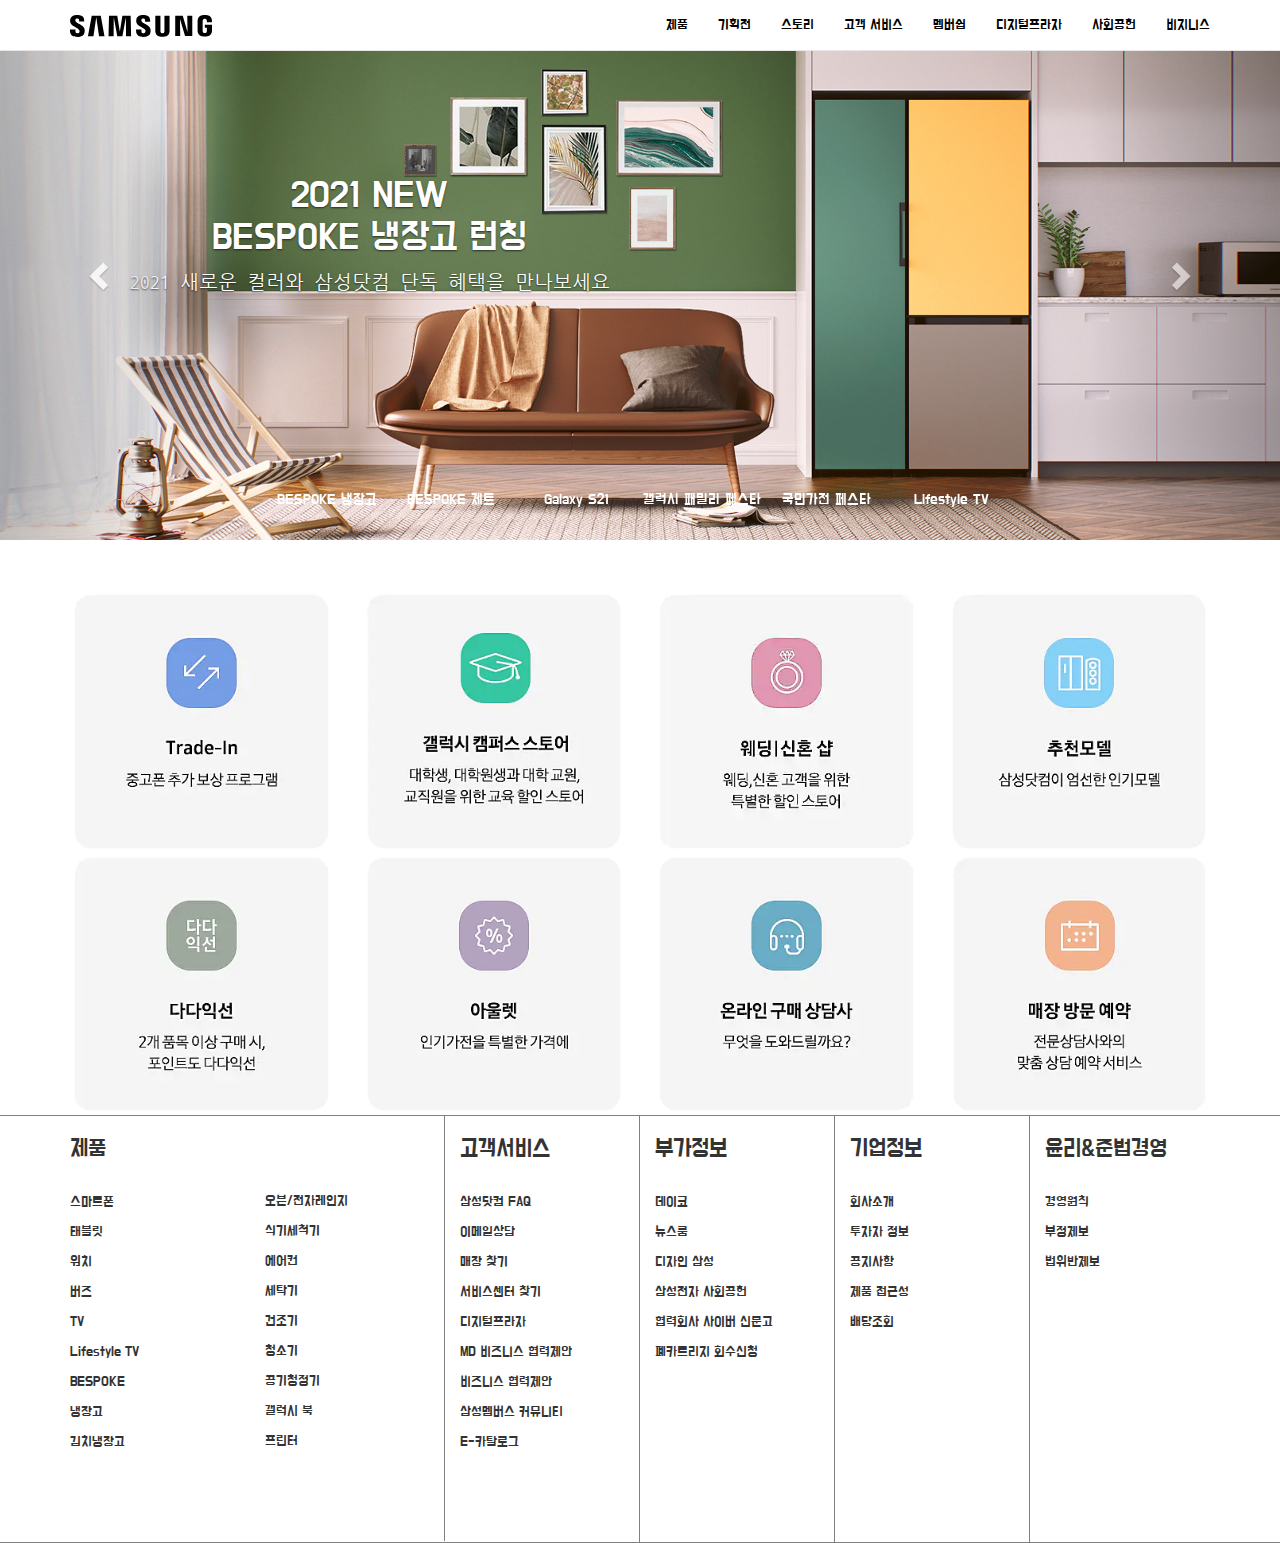
<file: Project/samsumg/index.html>
<!DOCTYPE html>
<html lang="en">
<head>
    <meta charset="UTF-8">
    <meta http-equiv="X-UA-Compatible" content="IE=edge">
    <meta name="viewport" content="width=device-width, initial-scale=1.0">
    <title>Document</title>
    <link rel="stylesheet" href="https://maxcdn.bootstrapcdn.com/bootstrap/3.4.1/css/bootstrap.min.css">
    <script src="https://ajax.googleapis.com/ajax/libs/jquery/3.5.1/jquery.min.js"></script>
    <script src="https://maxcdn.bootstrapcdn.com/bootstrap/3.4.1/js/bootstrap.min.js"></script>
    <link rel="preconnect" href="https://fonts.gstatic.com">
    <link href="https://fonts.googleapis.com/css2?family=Do+Hyeon&display=swap" rel="stylesheet">  
    <link rel="preconnect" href="https://fonts.gstatic.com">
    <link href="https://fonts.googleapis.com/css2?family=Nanum+Gothic+Coding&display=swap" rel="stylesheet"> 
    <style>
      * {
        font-family: 'Do Hyeon', sans-serif;
        }
        .navbar{
            background: white;
        }
        .navbar a{
            color:  black !important;
        }
        .carousel-caption{
            position: absolute;
            left: -285px;
            top: 135px;
        }
        .carousel-caption>h3{
            /* 화면의 크기에 따라서 글자의 크기가 바뀐다. */
            font-size: 3vw;
        }

        .carousel-caption>p{
          font-size: 1.5vw;
          font-family: 'Nanum Gothic Coding', monospace;
        }

        .img_web, .caption_pc, #siteMap{ display: block !important; }
        .img_mb, .caption_mb, #siteMap_mb{ display: none !important; }

      
        .carousel-indicators li{
            text-indent: 0 !important;
            border: none;
            width: 15.5%;
            height: 10px;
            color: white;
            font-size: 1.2vw;
        }
        .carousel-indicators .active{
            width: 15.5%;
            height: 10px;
            background-color: rgba(0, 0, 0, 0);
        }
        .col-sm-3 img{
            width: 100%;
            height: 100%;
        }
        #siteMap ul, #siteMap_mb ul{
            list-style: none;
            padding-left: 0;
        }
        #siteMap li, #siteMap_mb li{
          padding-bottom: 10px;
        }

        .border-right{
            border-right: 1px solid gray;
        }
        @media screen and (max-width:768px){
            .img_web, .caption_pc, #siteMap{ display: none !important; }
            .img_mb, .caption_mb, #siteMap_mb{ display: block !important; }

            .carousel-caption{
                width:100% !important;
                top:10% !important;
                left:0;
                text-align: center !important;
            }
            .carousel-caption>h3{
                font-size: 7vw;
            }
            .carousel-caption>p{
              font-size: 3vw;
              font-family: 'Nanum Gothic Coding', monospace;
            }

            .carousel-indicators li {
              display: none;
            }    
        }
    </style>
</head>

<body>
    <!-- 네비게이션 -------------------------------------------------------------------->
    <nav class="navbar navbar-default navbar-fixed-top">
        <div class="container">
          <div class="navbar-header">
                <button type="button" class="navbar-toggle" data-toggle="collapse" data-target="#myNavbar">
                  <span class="icon-bar"></span>
                  <span class="icon-bar"></span>
                  <span class="icon-bar"></span>
                </button>
                <a class="navbar-brand" href="#">
                    <img src="img/logo.svg" alt="삼성로고">
                </a>
          </div>
          <div class="collapse navbar-collapse" id="myNavbar">
            <ul class="nav navbar-nav navbar-right">
              <li><a href="#about" data-toggle="collapse" data-target=".navbar-collapse.in">제품</a></li>
              <li><a href="#history" data-toggle="collapse" data-target=".navbar-collapse.in">기획전</a></li>
              <li><a href="#story" data-toggle="collapse" data-target=".navbar-collapse.in">스토리</a></li>
              <li><a href="#service" data-toggle="collapse" data-target=".navbar-collapse.in">고객 서비스</a></li>
              <li><a href="#membership" data-toggle="collapse" data-target=".navbar-collapse.in">멤버쉽</a></li>
              <li><a href="#digital" data-toggle="collapse" data-target=".navbar-collapse.in">디지털프라자</a></li>
              <li><a href="#society" data-toggle="collapse" data-target=".navbar-collapse.in">사회공헌</a></li>
              <li><a href="#business" data-toggle="collapse" data-target=".navbar-collapse.in">비지니스</a></li>
            </ul>
          </div>
        </div>
    </nav>
    <!-- 네비게이션 -->
    <!-- 캐러셀 ------------------------------------------------------------------->
    <div id="myCarousel" class="carousel slide" data-ride="carousel">
        <!-- Indicators -->
        <ol class="carousel-indicators">
          <li data-target="#myCarousel" data-slide-to="0" class="active">BESPOKE 냉장고</li>
          <li data-target="#myCarousel" data-slide-to="1">BESPOKE 제트</li>
          <li data-target="#myCarousel" data-slide-to="2">Galaxy S21</li>
          <li data-target="#myCarousel" data-slide-to="3">갤럭시 패밀리 페스타</li>
          <li data-target="#myCarousel" data-slide-to="4">국민가전 페스타</li>
          <li data-target="#myCarousel" data-slide-to="5">Lifestyle TV</li>
        </ol>
      
        <!-- Wrapper for slides -->
        <div class="carousel-inner" role="listbox">
          <div class="item active">
            <img class="img_web" src="img/img01web.webp" alt="Cleaner">
            <img class="img_mb" src="img/img01mb.webp" alt="Cleaner">
            <div class="carousel-caption caption_pc">
              <h3>2021 NEW <br>
                BESPOKE 냉장고 런칭
              </h3>
              <p>2021 새로운 컬러와 삼성닷컴 단독 혜택을 만나보세요</p>
            </div>
            <div class="carousel-caption caption_mb">
                <h3>2021 NEW <br>
                  BESPOKE 냉장고 런칭
                </h3>
                <p>2021 새로운 컬러와 삼성닷컴 단독 혜택을 만나보세요</p>
            </div>
          </div>
      
          <div class="item">
            <img class="img_web" src="img/img02web.webp" alt="Phone">
            <img class="img_mb" src="img/img02mb.webp" alt="Phone">
            <div class="carousel-caption caption_pc">
              <h3>BESPOKE 제트 런칭</h3>
              <p>최대 18만 혜택 받고 <br>
                새로워진 삼성 BESPOKE 제트를 만나보세요
              </p>
            </div>
            <div class="carousel-caption caption_mb">
                <h3>BESPOKE 제트 런칭</h3>
                <p>최대 18만 혜택 받고 <br>
                  새로워진 삼성 BESPOKE 제트를 만나보세요
                </p>
            </div>
          </div>
      
          <div class="item">
            <img class="img_web" src="img/img03web.webp" alt="갤럭시S 21">
            <img class="img_mb" src="img/img03mb.webp" alt="갤럭시S 21">
            <div class="carousel-caption caption_pc">
              <h3>Galaxy S21 I S21+<br>
                S21 Ultra 5G
              </h3>
              <p>지금 삼성닷컴에서 중고폰 추가보상 혜택으로 만나보세요!</p>
            </div>
            <div class="carousel-caption caption_mb">
                <h3>Galaxy S21 I S21+<br>
                  S21 Ultra 5G
                </h3>
                <p>지금 삼성닷컴에서 중고폰 추가보상 혜택으로 만나보세요!</p>
            </div>
          </div>

          <div class="item">
            <img class="img_web" src="img/img04web.webp" alt="갤럭시S 21">
            <img class="img_mb" src="img/img04mb.webp" alt="갤럭시S 21">
            <div class="carousel-caption caption_pc">
              <h3>갤럭시 패밀리 페스타</h3>
              <p>소중한 사람에게 특별한 갤럭시를 선물하세요<br>
                선물하는 사람도 받는 사람도 경품 혜택 증정!
              </p>
            </div>
            <div class="carousel-caption caption_mb" style="color: blanchedalmond;">
                <h3>갤럭시 패밀리 페스타</h3>
                <p>소중한 사람에게 특별한 갤럭시를 선물하세요<br>
                선물하는 사람도 받는 사람도 경품 혜택 증정!
              </p>
            </div>
          </div>

          <div class="item">
            <img class="img_web" src="img/img05web.webp" alt="갤럭시S 21">
            <img class="img_mb" src="img/img05mb.webp" alt="갤럭시S 21">
            <div class="carousel-caption caption_pc">
              <h3>삼성전자 국민가전 페스타</h3>
              <p>국민 베스트 셀러! 최대 60만원 할인 + 공동구매혜택</p>
            </div>
            <div class="carousel-caption caption_mb">
                <h3>삼성전자 국민가전 페스타</h3>
                <p>국민 베스트 셀러! 최대 60만원 할인 + 공동구매혜택</p>
            </div>
          </div>

          <div class="item">
            <img class="img_web" src="img/img06web.webp" alt="갤럭시S 21">
            <img class="img_mb" src="img/img06mb.webp" alt="갤럭시S 21">
            <div class="carousel-caption caption_pc" style="color: #4d321f;">
                <h3>2021 NEW<br>
                    Lifestyle TV 런칭
                </h3>
                <p>감각적인 혜택과 삼성닷컴 단독 패키지! <br>
                더욱 새로워진 Lifestyle TV를 만나보세요 
                 </p>
            </div>
            <div class="carousel-caption caption_mb">
                <h3>2021 NEW<br>
                    Lifestyle TV 런칭
                </h3>
                <p>감각적인 혜택과 삼성닷컴 단독 패키지! <br>
                더욱 새로워진 Lifestyle TV를 만나보세요 
                </p>
            </div>
          </div>
      
        <!-- Left and right controls -->
        <a class="left carousel-control" href="#myCarousel" role="button" data-slide="prev">
          <span class="glyphicon glyphicon-chevron-left" aria-hidden="true"></span>
          <span class="sr-only">Previous</span>
        </a>
        <a class="right carousel-control" href="#myCarousel" role="button" data-slide="next">
          <span class="glyphicon glyphicon-chevron-right" aria-hidden="true"></span>
          <span class="sr-only">Next</span>
        </a>
    </div>
  </div>
    <!-- 캐러셀 -->
    <!-- 고객지원 ------------------------------------------------------------------------------------->
    <div class="container" style="padding-top: 50px;">
        <div class="row">
            <div class="col-sm-3 col-xs-6">
                <img class="img_web" src="img/pic01_pc.webp" alt="trade-in">
                <img class="img_mb" src="img/pic01_mb.webp" alt="trade-in">
            </div>
            <div class="col-sm-3 col-xs-6">
                <img class="img_web" src="img/pic02_pc.webp" alt="갤럭시 캠프스토어">
                <img class="img_mb" src="img/pic02_mb.webp" alt="갤럭시 캠프스토어">
            </div>
            <div class="col-sm-3 col-xs-6">
                <img class="img_web" src="img/pic03_pc.webp" alt="웨딩 | 신혼샾">
                <img class="img_mb" src="img/pic03_mb.webp" alt="웨딩 | 신혼샾">
            </div>
            <div class="col-sm-3 col-xs-6">
                <img class="img_web" src="img/pic04_pc.webp" alt="추천모델">
                <img class="img_mb" src="img/pic04_mb.webp" alt="추천모델">
            </div>
            <div class="col-sm-3 col-xs-6">
              <img class="img_web" src="img/pic05_pc.webp" alt="다다익선">
              <img class="img_mb" src="img/pic05_mb.webp" alt="다다익선">
            </div>
            <div class="col-sm-3 col-xs-6">
              <img class="img_web" src="img/pic06_pc.webp" alt="아울렛">
              <img class="img_mb" src="img/pic06_mb.webp" alt="아울렛">
            </div>
            <div class="col-sm-3 col-xs-6">
              <img class="img_web" src="img/pic07_pc.webp" alt="온라인 구매 상담사">
              <img class="img_mb" src="img/pic07_mb.webp" alt="온라인 구매 상담사">
            </div>
            <div class="col-sm-3 col-xs-6">
              <img class="img_web" src="img/pic08_pc.webp" alt="매장 방문 예약">
              <img class="img_mb" src="img/pic08_mb.webp" alt="매장 방문 예약">
            </div>
        </div>
    </div>
    <!-- 고객지원 -->
    <!-- 사이트 맵 ------------------------------------------------------------------------------------->
    <div id="siteMap" class="container-fluid" style="border-top:1px solid gray; border-bottom:1px solid gray;">
        <div class="container">
            <div class="row">
                <div class="col-sm-2"> 
                    <h3>제품</h3>
                    <ul>
                        <li style="padding-top: 20px;">스마트폰</li>
                        <li>태블릿</li>
                        <li>워치</li>
                        <li>버즈</li>
                        <li>TV</li>
                        <li>Lifestyle TV</li>
                        <li>BESPOKE</li>
                        <li>냉장고</li>
                        <li>김치냉장고</li>
                    </ul>
                </div>
                <div class="col-sm-2 border-right"> 
                  <ul>
                      <li style="padding-top: 75px;">오븐/전자레인지</li>
                      <li>식기세척기</li>
                      <li>에어컨</li>
                      <li>세탁기</li>
                      <li>건조기</li>
                      <li>청소기</li>
                      <li>공기청정기</li>
                      <li>갤럭시 북</li>
                      <li style="padding-bottom: 80px;">프린터</li>
                  </ul>
                </div>
                <div class="col-sm-2 border-right"> 
                  <h3>고객서비스</h3>
                  <ul>
                      <li style="padding-top: 20px;"> 삼성닷컴 FAQ</li>
                      <li>이메일상담</li>
                      <li>매장 찾기</li>
                      <li>서비스센터 찾기</li>
                      <li>디지털프라자</li>
                      <li>MD 비즈니스 협력제안</li>
                      <li>비즈니스 협력제안</li>
                      <li>삼성멤버스 커뮤니티</li>
                      <li style="padding-bottom: 80px;">E-카탈로그</li>
                  </ul>
                </div>
                <div class="col-sm-2 border-right"> 
                  <h3>부가정보</h3>
                  <ul>
                    <li style="padding-top: 20px;">데이코</li>
                    <li>뉴스룸</li>
                    <li>디자인 삼성</li>
                    <li>삼성전자 사회공헌</li>
                    <li>협력회사 사이버 신문고</li>
                    <li style="padding-bottom: 170px;">폐카트리지 회수신청</li>
                  </ul>
                </div>
                <div class="col-sm-2 border-right"> 
                  <h3>기업정보</h3>
                  <ul>
                    <li style="padding-top: 20px;">회사소개</li>
                    <li>투자자 정보</li>
                    <li>공지사항</li>
                    <li>제품 접근성</li>
                    <li style="padding-bottom: 200px;">배당조회</li>
                  </ul>
                </div>
                <div class="col-sm-2"> 
                  <h3>윤리&준법경영</h3>
                  <ul>
                    <li style="padding-top: 20px;">경영원칙</li>
                    <li>부정제보</li>
                    <li>법위반제보</li>
                  </ul>
                </div>
            </div>
        </div>
      </div>
    <!-- 사이트 맵 모바일 -------------------------------------------------------------------------------------->
    <div id="siteMap_mb" class="container" style="padding-top: 50px;">
      <div class="panel-group" id="accordion">
        <div class="panel panel-default">
          <div class="panel-heading">
            <h4 class="panel-title">
              <a data-toggle="collapse" data-parent="#accordion" href="#collapse1">제품</a>
            </h4>
          </div>
          <div id="collapse1" class="panel-collapse collapse">
            <div class="panel-body">
              <ul>
                <li>스마트폰</li>
                <li>태블릿</li>
                <li>워치</li>
                <li>버즈</li>
                <li>TV</li>
                <li>Lifestyle TV</li>
                <li>BESPOKE</li>
                <li>냉장고</li>
                <li>김치냉장고</li>
                <li>오븐/전자레인지</li>
                <li>식기세척기</li>
                <li>에어컨</li>
                <li>세탁기</li>
                <li>건조기</li>
                <li>청소기</li>
                <li>공기청정기</li>
                <li>갤럭시 북</li>
                <li>프린터</li>
              </ul>
            </div>
          </div>
        </div>
        <div class="panel panel-default">
          <div class="panel-heading">
            <h4 class="panel-title">
              <a data-toggle="collapse" data-parent="#accordion" href="#collapse2">고객서비스</a>
            </h4>
          </div>
          <div id="collapse2" class="panel-collapse collapse">
            <div class="panel-body">
              <ul>
                <li> 삼성닷컴 FAQ</li>
                <li>이메일상담</li>
                <li>매장 찾기</li>
                <li>서비스센터 찾기</li>
                <li>디지털프라자</li>
                <li>MD 비즈니스 협력제안</li>
                <li>비즈니스 협력제안</li>
                <li>삼성멤버스 커뮤니티</li>
                <li>E-카탈로그</li>
              </ul>     
            </div>
          </div>
        </div>
        <div class="panel panel-default">
          <div class="panel-heading">
            <h4 class="panel-title">
              <a data-toggle="collapse" data-parent="#accordion" href="#collapse3">부가정보</a>
            </h4>
          </div>
          <div id="collapse3" class="panel-collapse collapse">
            <div class="panel-body">
              <ul>
                <li>데이코</li>
                <li>뉴스룸</li>
                <li>디자인 삼성</li>
                <li>삼성전자 사회공헌</li>
                <li>협력회사 사이버 신문고</li>
                <li>폐카트리지 회수신청</li>
              </ul>
            </div>
          </div>
        </div>
        <div class="panel panel-default">
          <div class="panel-heading">
            <h4 class="panel-title">
              <a data-toggle="collapse" data-parent="#accordion" href="#collapse4">기업정보</a>
            </h4>
          </div>
          <div id="collapse4" class="panel-collapse collapse">
            <div class="panel-body">
              <ul>
                <li>회사소개</li>
                <li>투자자 정보</li>
                <li>공지사항</li>
                <li>제품 접근성</li>
                <li>배당조회</li>
              </ul>
            </div>
          </div>
        </div>
        <div class="panel panel-default">
          <div class="panel-heading">
            <h4 class="panel-title">
              <a data-toggle="collapse" data-parent="#accordion" href="#collapse5">윤리&준법경영</a>
            </h4>
          </div>
          <div id="collapse5" class="panel-collapse collapse">
            <div class="panel-body">
              <ul>
                <li>경영원칙</li>
                <li>부정제보</li>
                <li>법위반제보</li>
              </ul>
            </div>
          </div>
        </div>
      </div> 
    </div>
    <!-- 사이트 맵 -->
</body>
</html>
</file>
